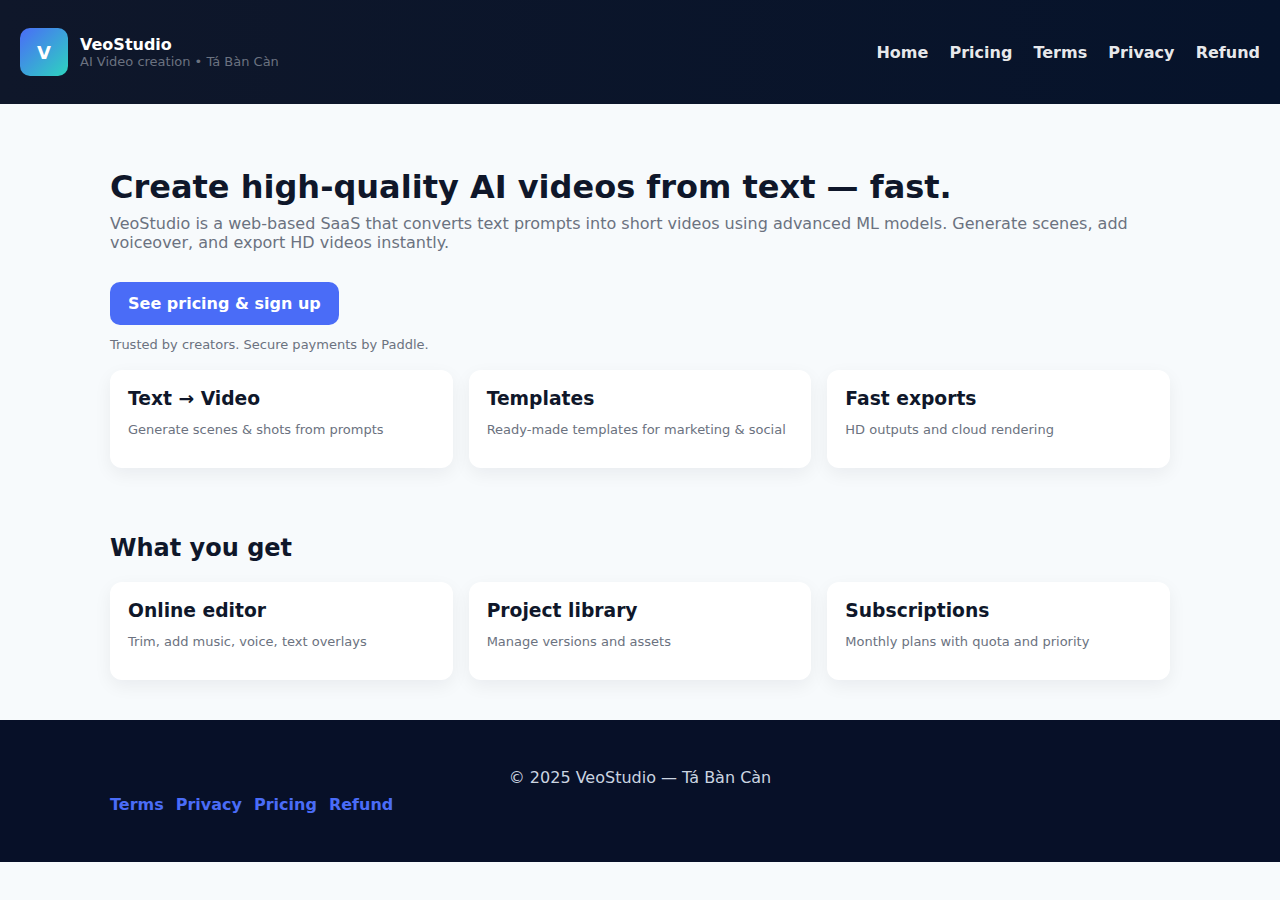
<file: index.html>
<!doctype html>
<html lang="en">
<head>
<meta charset="utf-8" />
<meta name="viewport" content="width=device-width,initial-scale=1" />
<title>VeoStudio — AI Video Studio</title>
<meta name="description" content="VeoStudio — Nền tảng SaaS tạo video AI từ văn bản. Tạo, chỉnh sửa và xuất video chất lượng cao." />
<link rel="stylesheet" href="assets/style.css" />
</head>
<body>
<header class="header">
  <div class="brand">
    <div class="logo">V</div>
    <div>
      <div style="font-weight:800">VeoStudio</div>
      <div class="small">AI Video creation • Tá Bàn Càn</div>
    </div>
  </div>
  <nav class="nav">
    <a href="index.html">Home</a>
    <a href="pricing.html">Pricing</a>
    <a href="terms.html">Terms</a>
    <a href="privacy.html">Privacy</a>
    <a href="refund.html">Refund</a>
  </nav>
</header>

<main class="container">
  <section class="hero">
    <div>
      <h1>Create high-quality AI videos from text — fast.</h1>
      <p class="lead">VeoStudio is a web-based SaaS that converts text prompts into short videos using advanced ML models. Generate scenes, add voiceover, and export HD videos instantly.</p>
      <a class="cta" href="pricing.html">See pricing & sign up</a>
      <p class="small" style="margin-top:12px">Trusted by creators. Secure payments by Paddle.</p>
      <div class="features" style="margin-top:18px">
        <div class="card"><h3>Text → Video</h3><p class="small">Generate scenes & shots from prompts</p></div>
        <div class="card"><h3>Templates</h3><p class="small">Ready-made templates for marketing & social</p></div>
        <div class="card"><h3>Fast exports</h3><p class="small">HD outputs and cloud rendering</p></div>
      </div>
    </div>
  </section>

  <section style="margin-top:30px">
    <h2>What you get</h2>
    <div class="features" style="margin-top:12px">
      <div class="card"><h3>Online editor</h3><p class="small">Trim, add music, voice, text overlays</p></div>
      <div class="card"><h3>Project library</h3><p class="small">Manage versions and assets</p></div>
      <div class="card"><h3>Subscriptions</h3><p class="small">Monthly plans with quota and priority</p></div>
    </div>
  </section>

</main>

<footer class="footer">
  <div class="container">
    <div>© 2025 VeoStudio — Tá Bàn Càn</div>
    <div style="margin-top:8px" class="policy-list">
      <a href="terms.html">Terms</a>
      <a href="privacy.html">Privacy</a>
      <a href="pricing.html">Pricing</a>
      <a href="refund.html">Refund</a>
    </div>
  </div>
</footer>
</body>
</html>
</file>
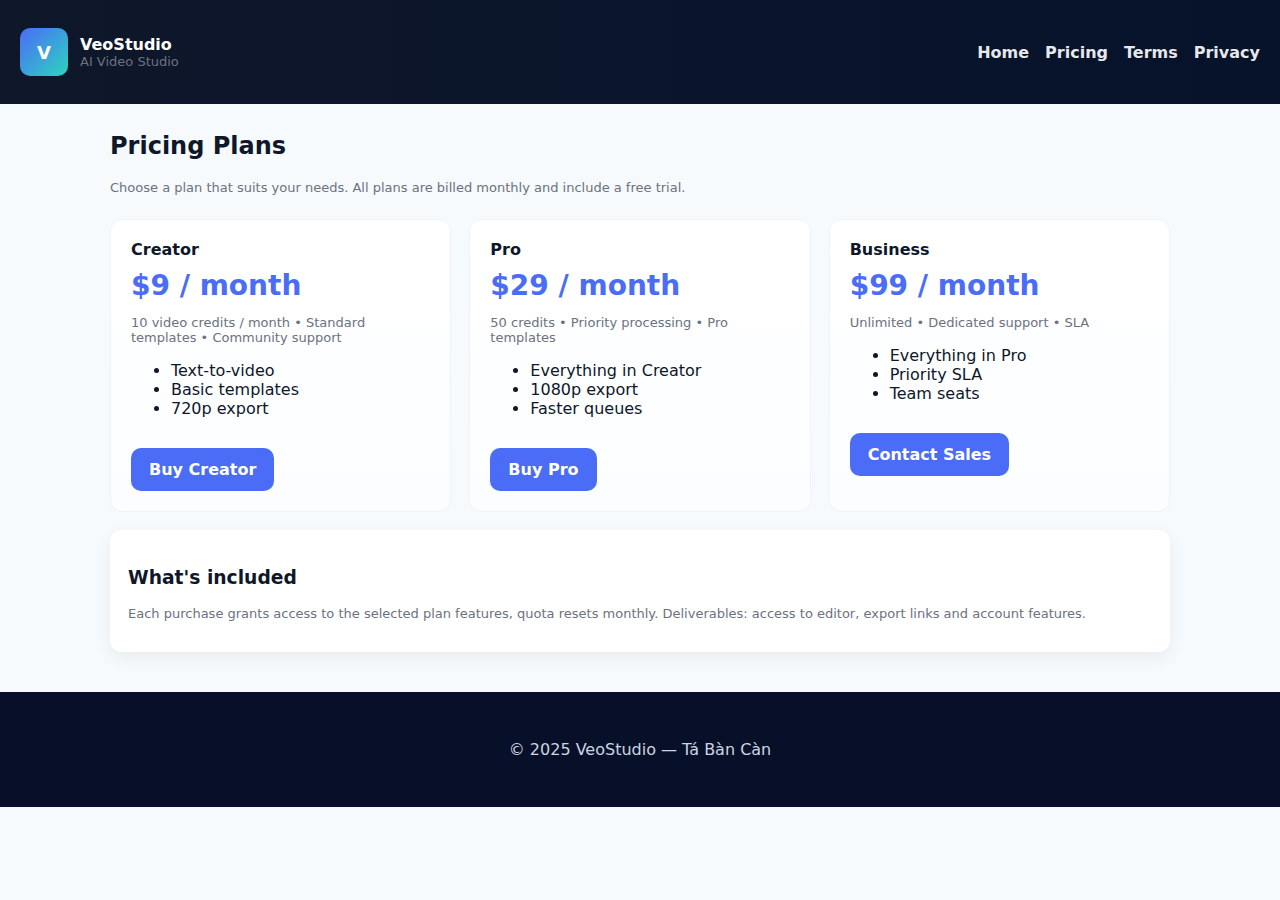
<file: pricing.html>
<!doctype html>
<html lang="en">
<head><meta charset="utf-8"/><meta name="viewport" content="width=device-width,initial-scale=1"/><title>Pricing - VeoStudio</title><link rel="stylesheet" href="assets/style.css"/></head>
<body>
<header class="header">
  <div class="brand"><div class="logo">V</div><div><div style="font-weight:800">VeoStudio</div><div class="small">AI Video Studio</div></div></div>
  <nav class="nav"><a href="index.html">Home</a><a href="pricing.html">Pricing</a><a href="terms.html">Terms</a><a href="privacy.html">Privacy</a></nav>
</header>
<main class="container">
  <h2>Pricing Plans</h2>
  <p class="small">Choose a plan that suits your needs. All plans are billed monthly and include a free trial.</p>
  <div class="pricing-grid">
    <article class="plan">
      <h4>Creator</h4>
      <div class="price">$9 / month</div>
      <p class="small">10 video credits / month • Standard templates • Community support</p>
      <ul><li>Text-to-video</li><li>Basic templates</li><li>720p export</li></ul>
      <a class="cta" href="#" onclick="alert('Use backend create-pay-link for checkout')">Buy Creator</a>
    </article>
    <article class="plan">
      <h4>Pro</h4>
      <div class="price">$29 / month</div>
      <p class="small">50 credits • Priority processing • Pro templates</p>
      <ul><li>Everything in Creator</li><li>1080p export</li><li>Faster queues</li></ul>
      <a class="cta" href="#" onclick="alert('Use backend create-pay-link for checkout')">Buy Pro</a>
    </article>
    <article class="plan">
      <h4>Business</h4>
      <div class="price">$99 / month</div>
      <p class="small">Unlimited • Dedicated support • SLA</p>
      <ul><li>Everything in Pro</li><li>Priority SLA</li><li>Team seats</li></ul>
      <a class="cta" href="#" onclick="alert('Contact sales for Business')">Contact Sales</a>
    </article>
  </div>
  <section style="margin-top:18px" class="card"><h3>What's included</h3><p class="small">Each purchase grants access to the selected plan features, quota resets monthly. Deliverables: access to editor, export links and account features.</p></section>
</main>
<footer class="footer"><div class="container">© 2025 VeoStudio — Tá Bàn Càn</div></footer>
</body></html>
</file>
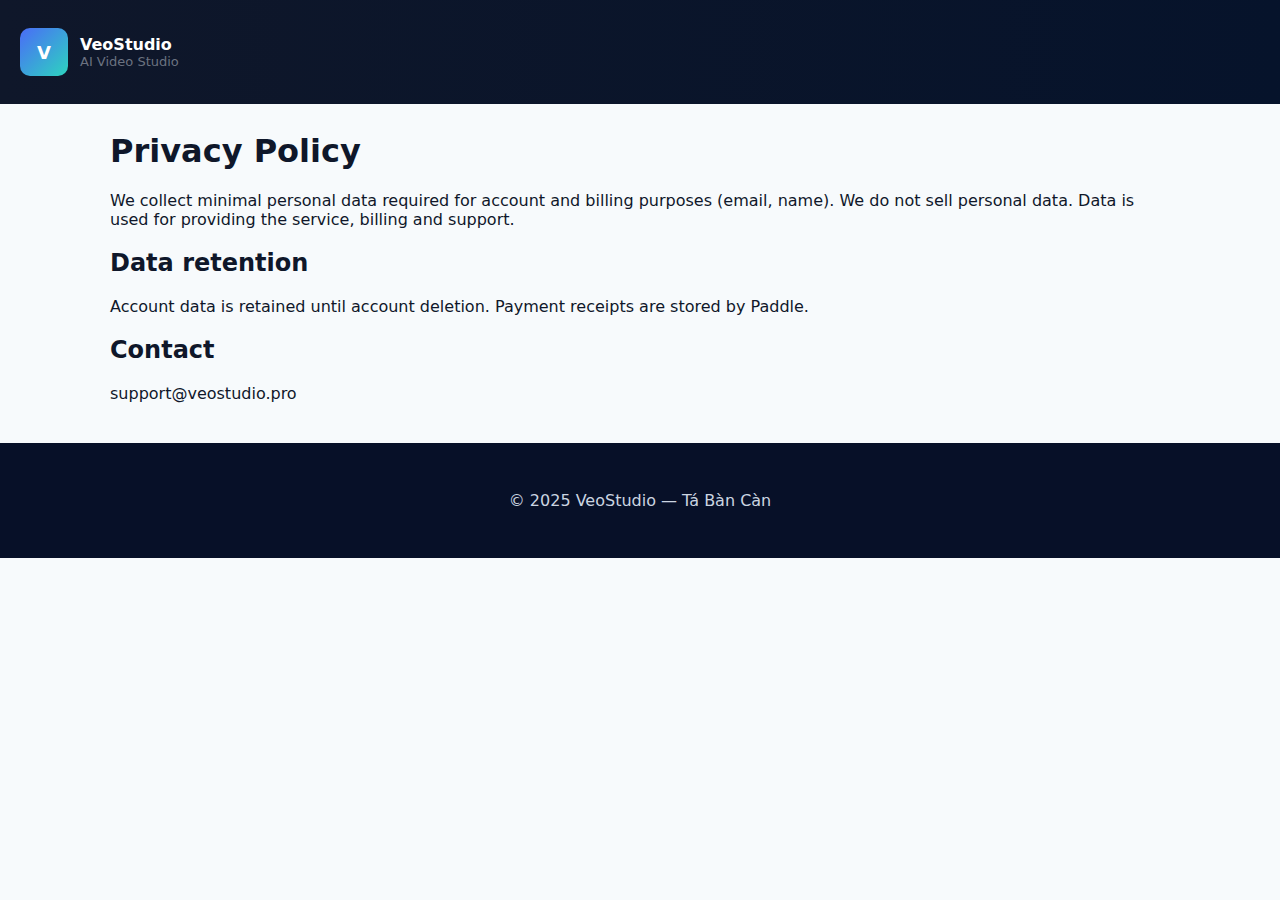
<file: privacy.html>
<!doctype html><html lang="en"><head><meta charset="utf-8"/><meta name="viewport" content="width=device-width,initial-scale=1"/><title>Privacy Policy - VeoStudio</title><link rel="stylesheet" href="assets/style.css"/></head><body>
<header class="header"><div class="brand"><div class="logo">V</div><div><div style="font-weight:800">VeoStudio</div><div class="small">AI Video Studio</div></div></div></header>
<main class="container"><h1>Privacy Policy</h1>
<p>We collect minimal personal data required for account and billing purposes (email, name). We do not sell personal data. Data is used for providing the service, billing and support.</p>
<h2>Data retention</h2><p>Account data is retained until account deletion. Payment receipts are stored by Paddle.</p>
<h2>Contact</h2><p>support@veostudio.pro</p>
</main><footer class="footer"><div class="container">© 2025 VeoStudio — Tá Bàn Càn</div></footer></body></html>
</file>
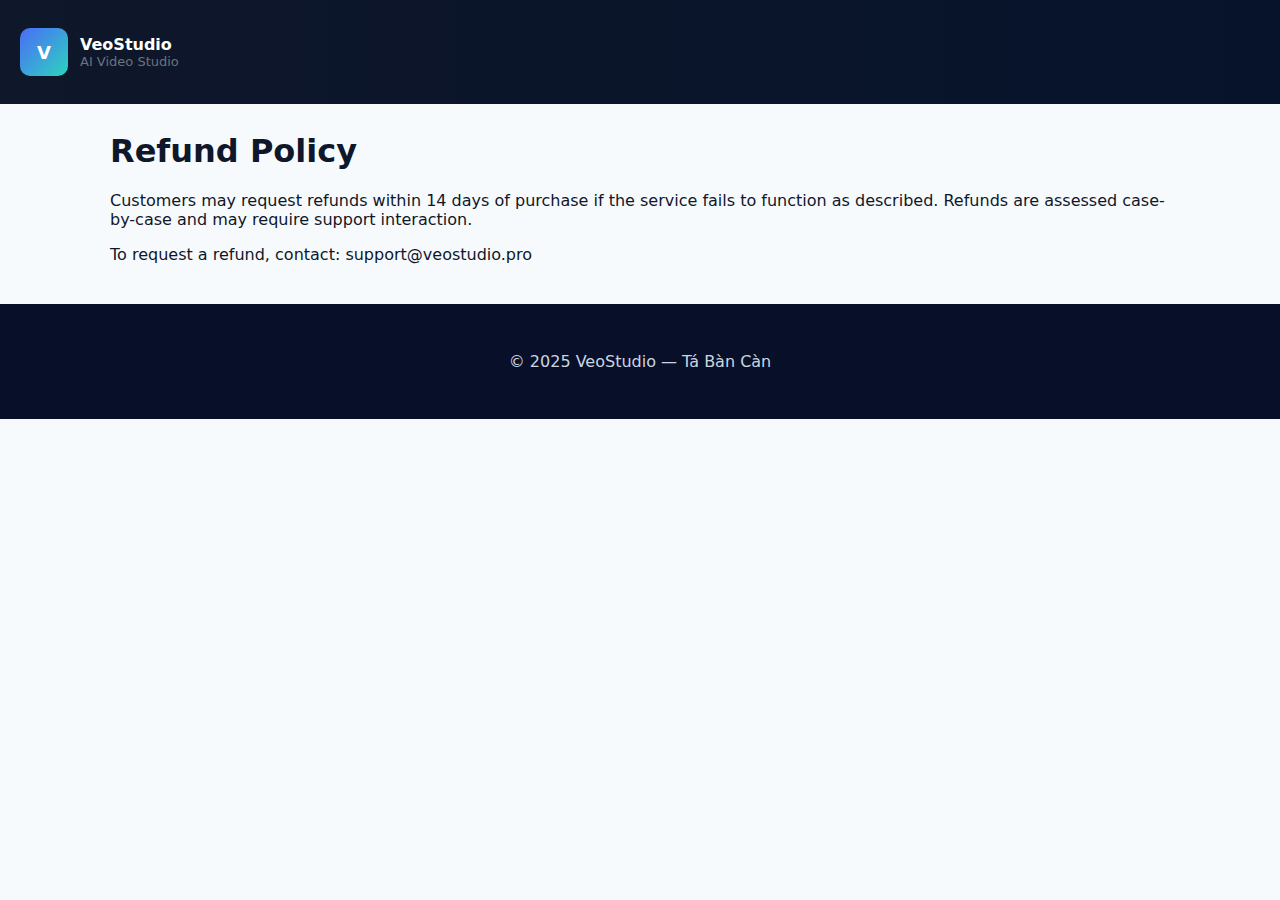
<file: refund.html>
<!doctype html><html lang="en"><head><meta charset="utf-8"/><meta name="viewport" content="width=device-width,initial-scale=1"/><title>Refund Policy - VeoStudio</title><link rel="stylesheet" href="assets/style.css"/></head><body>
<header class="header"><div class="brand"><div class="logo">V</div><div><div style="font-weight:800">VeoStudio</div><div class="small">AI Video Studio</div></div></div></header>
<main class="container"><h1>Refund Policy</h1>
<p>Customers may request refunds within 14 days of purchase if the service fails to function as described. Refunds are assessed case-by-case and may require support interaction.</p>
<p>To request a refund, contact: support@veostudio.pro</p>
</main><footer class="footer"><div class="container">© 2025 VeoStudio — Tá Bàn Càn</div></footer></body></html>
</file>
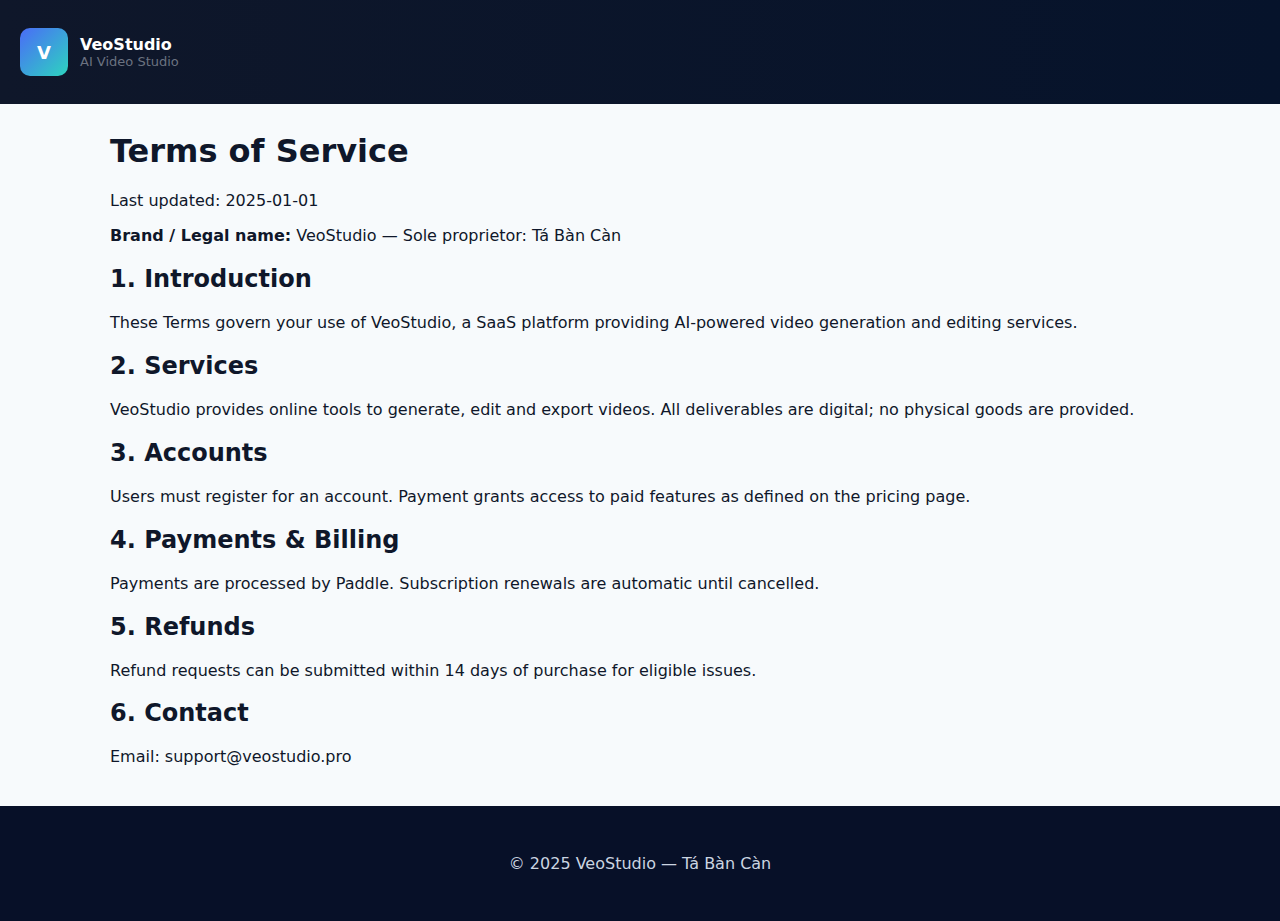
<file: terms.html>
<!doctype html><html lang="en"><head><meta charset="utf-8"/><meta name="viewport" content="width=device-width,initial-scale=1"/><title>Terms of Service - VeoStudio</title><link rel="stylesheet" href="assets/style.css"/></head><body>
<header class="header"><div class="brand"><div class="logo">V</div><div><div style="font-weight:800">VeoStudio</div><div class="small">AI Video Studio</div></div></div></header>
<main class="container">
  <h1>Terms of Service</h1>
  <p>Last updated: 2025-01-01</p>
  <p><strong>Brand / Legal name:</strong> VeoStudio — Sole proprietor: Tá Bàn Càn</p>
  <h2>1. Introduction</h2>
  <p>These Terms govern your use of VeoStudio, a SaaS platform providing AI-powered video generation and editing services.</p>
  <h2>2. Services</h2><p>VeoStudio provides online tools to generate, edit and export videos. All deliverables are digital; no physical goods are provided.</p>
  <h2>3. Accounts</h2><p>Users must register for an account. Payment grants access to paid features as defined on the pricing page.</p>
  <h2>4. Payments & Billing</h2><p>Payments are processed by Paddle. Subscription renewals are automatic until cancelled.</p>
  <h2>5. Refunds</h2><p>Refund requests can be submitted within 14 days of purchase for eligible issues.</p>
  <h2>6. Contact</h2><p>Email: support@veostudio.pro</p>
</main>
<footer class="footer"><div class="container">© 2025 VeoStudio — Tá Bàn Càn</div></footer></body></html>
</file>
<file: assets/style.css>
:root{--accent:#4a6cf7;--muted:#6b7280;--bg:#f7fafc;--card:#ffffff}
*{box-sizing:border-box}body{font-family:Inter, ui-sans-serif, system-ui, -apple-system, "Segoe UI", Roboto, "Helvetica Neue", Arial; margin:0; color:#0f172a;background:var(--bg);-webkit-font-smoothing:antialiased}
.header{background:linear-gradient(90deg,#0f172a 0%, #06132b 100%);color:#fff;padding:28px 20px;display:flex;align-items:center;justify-content:space-between;gap:16px}
.header .brand{display:flex;gap:12px;align-items:center}
.logo{width:48px;height:48px;background:linear-gradient(135deg,var(--accent),#2dd4bf);border-radius:10px;display:flex;align-items:center;justify-content:center;color:#fff;font-weight:700;font-size:18px}
.nav a{color:rgba(255,255,255,0.92);text-decoration:none;margin-left:16px;font-weight:600}
.container{max-width:1100px;margin:28px auto;padding:0 20px}
.hero{display:grid;grid-template-columns:1fr;gap:24px;align-items:center;padding:36px 0}
.hero h1{font-size:32px;margin:0;color:#0f172a}
.lead{color:var(--muted);margin-top:8px;font-size:16px}
.cta{display:inline-block;padding:12px 18px;background:var(--accent);color:#fff;border-radius:10px;text-decoration:none;font-weight:700;margin-top:14px}
.features{display:grid;grid-template-columns:repeat(3,1fr);gap:16px;margin-top:24px}
.card{background:var(--card);padding:18px;border-radius:12px;box-shadow:0 6px 18px rgba(15,23,42,0.06)}
.features h3{margin:0 0 8px 0}
.pricing-grid{display:grid;grid-template-columns:repeat(3,1fr);gap:18px;margin-top:24px}
.plan{border-radius:12px;padding:20px;background:linear-gradient(180deg, #ffffff, #fbfdff);border:1px solid #eef2ff}
.plan h4{margin:0}
.price{font-size:28px;color:var(--accent);font-weight:800;margin:10px 0}
.footer{background:#071028;color:#cbd5e1;padding:20px;text-align:center;margin-top:40px}
@media(max-width:900px){.features{grid-template-columns:1fr}.pricing-grid{grid-template-columns:1fr}.hero{grid-template-columns:1fr} .nav{display:none} .header{padding:18px}}
.small{color:var(--muted);font-size:13px}
.policy-list{list-style:none;padding:0;margin:0;display:flex;gap:12px;flex-wrap:wrap}
.policy-list a{text-decoration:none;color:var(--accent);font-weight:600}
</file>
